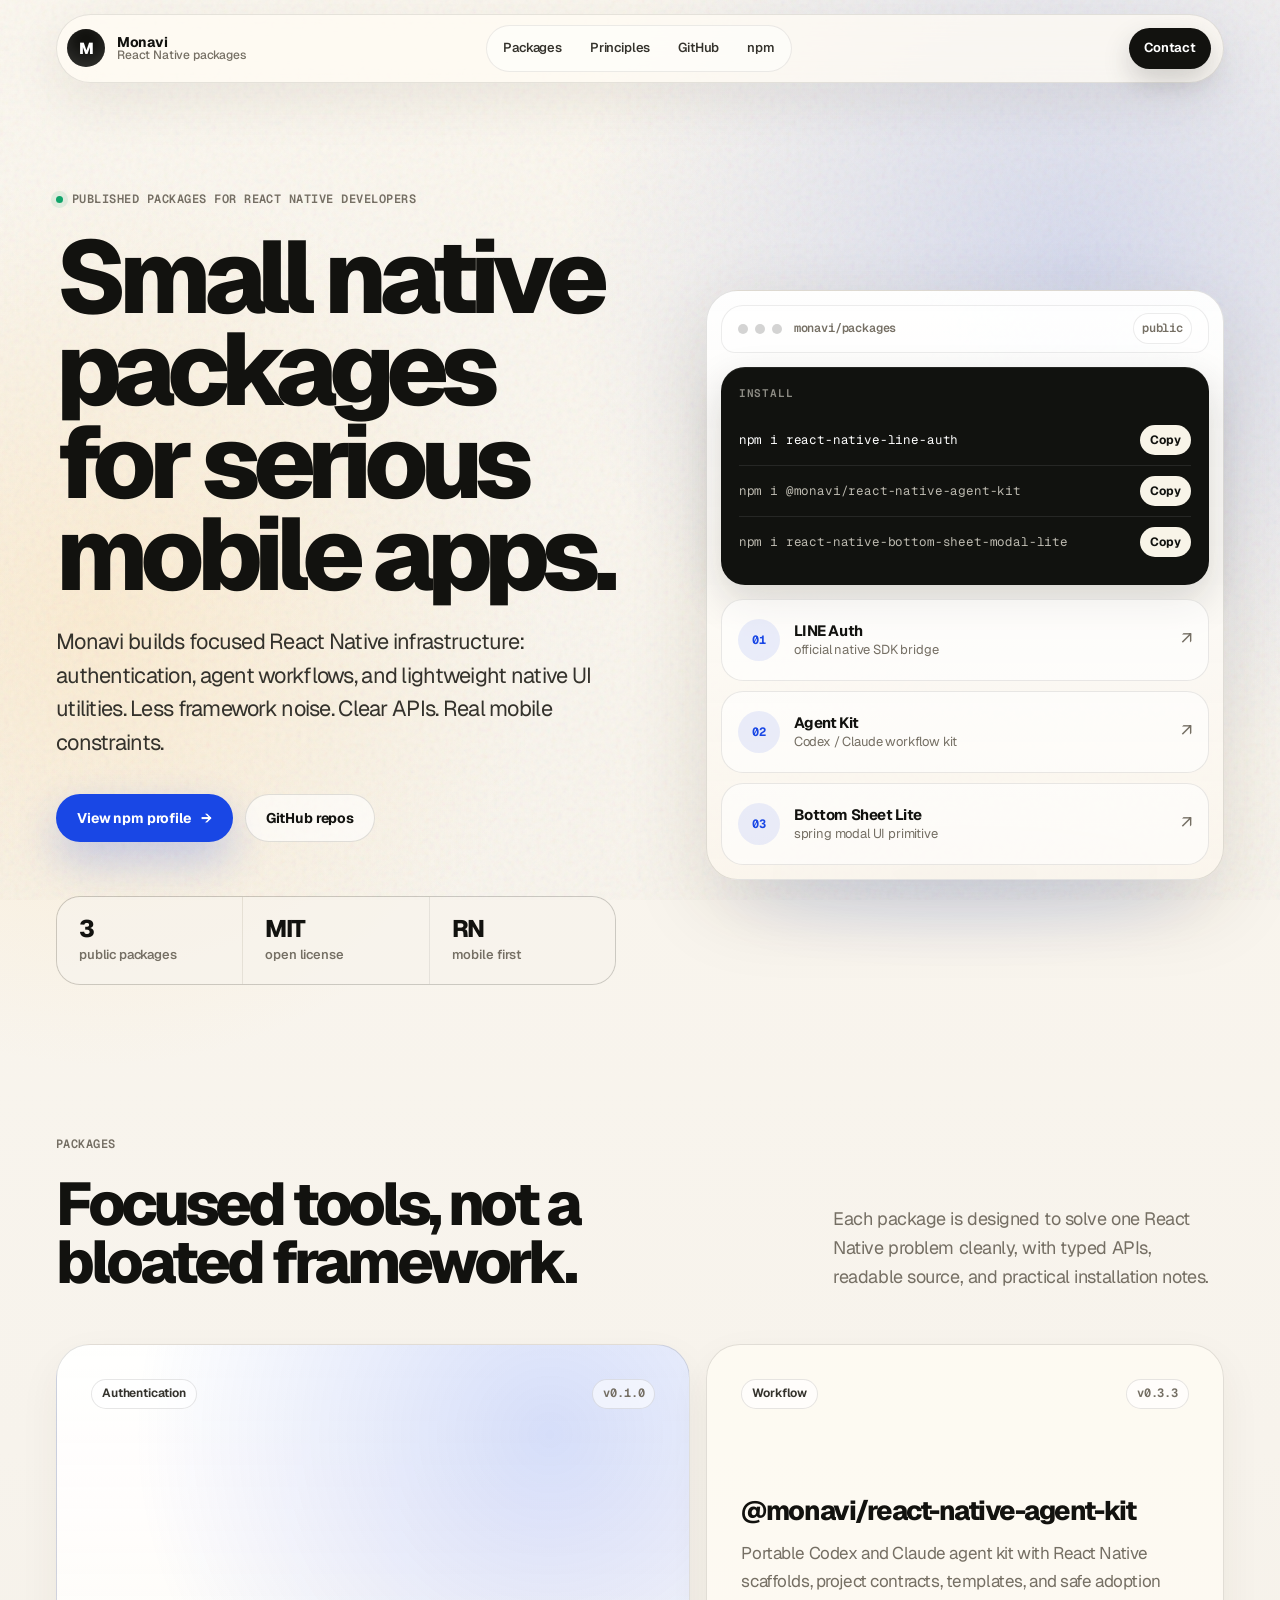
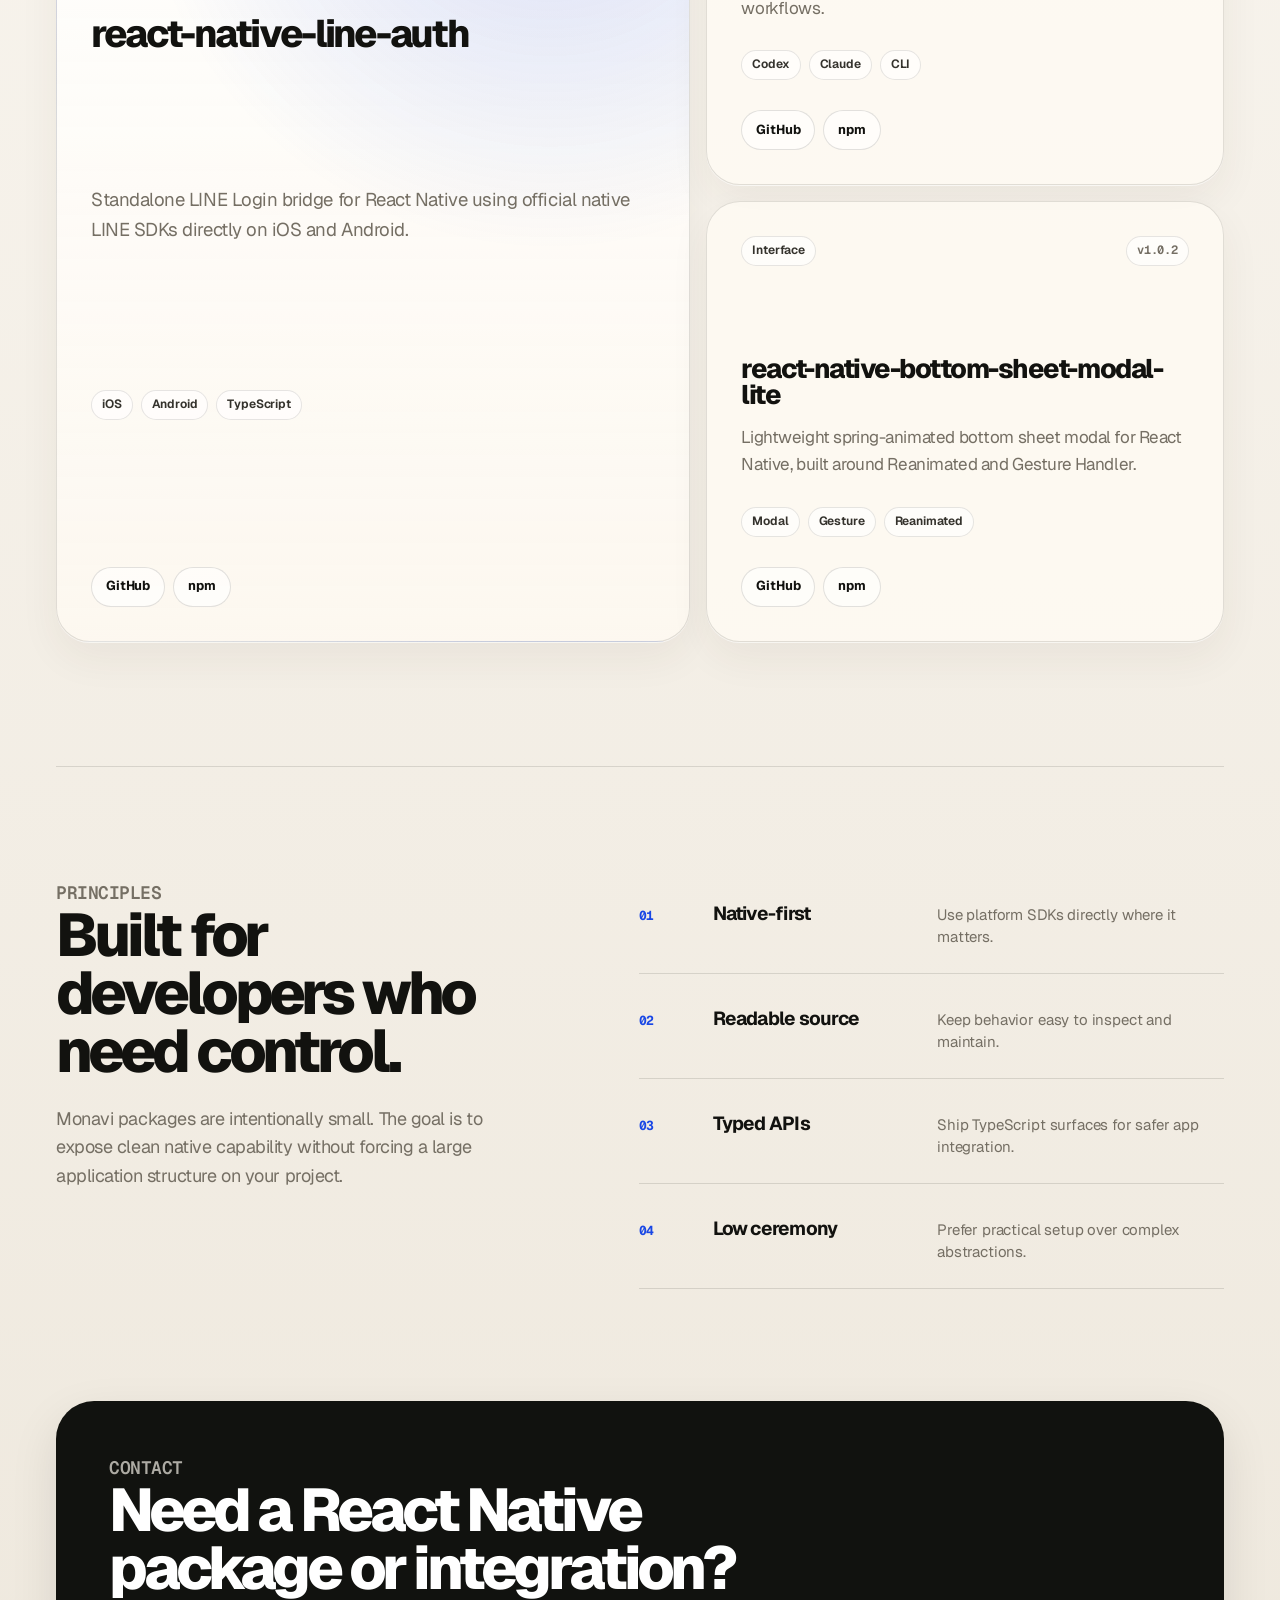
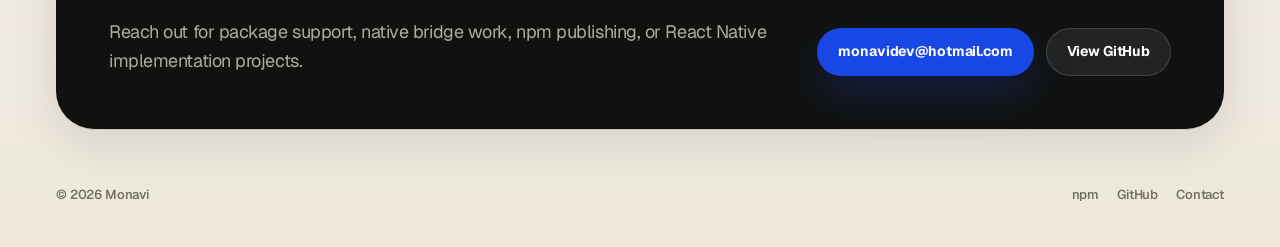
<file: index.html>
<!doctype html>
<html lang="en">
  <head>
    <meta charset="utf-8" />
    <meta name="viewport" content="width=device-width, initial-scale=1" />
    <title>Monavi — React Native Packages</title>
    <meta
      name="description"
      content="Monavi builds focused React Native packages for mobile apps: LINE authentication, agent workflows, and lightweight native UI."
    />
    <meta name="theme-color" content="#f7f3ec" />
    <meta property="og:title" content="Monavi — React Native Packages" />
    <meta
      property="og:description"
      content="Focused React Native packages by Monavi. Published on npm, developed on GitHub."
    />
    <meta property="og:type" content="website" />
    <meta property="og:url" content="https://monavidev.github.io/" />
    <link rel="icon" href="assets/monavi-mark.svg" type="image/svg+xml" />
    <link rel="preconnect" href="https://fonts.googleapis.com" />
    <link rel="preconnect" href="https://fonts.gstatic.com" crossorigin />
    <link
      href="https://fonts.googleapis.com/css2?family=Geist:wght@400;450;500;600;700;800&family=Geist+Mono:wght@450;500;600&display=swap"
      rel="stylesheet"
    />
    <link rel="stylesheet" href="styles.css" />
  </head>
  <body>
    <div class="page-noise" aria-hidden="true"></div>

    <header class="site-header" data-elevate>
      <a class="brand" href="#top" aria-label="Monavi home">
        <span class="brand-mark" aria-hidden="true">M</span>
        <span class="brand-copy">
          <span class="brand-name">Monavi</span>
          <span class="brand-subtitle">React Native packages</span>
        </span>
      </a>

      <nav class="nav-links" aria-label="Primary navigation">
        <a href="#packages">Packages</a>
        <a href="#principles">Principles</a>
        <a href="https://github.com/monavidev">GitHub</a>
        <a href="https://www.npmjs.com/~monavi">npm</a>
      </nav>

      <a class="header-cta" href="mailto:monavidev@hotmail.com">Contact</a>
    </header>

    <main id="top">
      <section class="hero section-shell">
        <div class="hero-copy">
          <p class="eyebrow">
            <span class="status-dot"></span>
            Published packages for React Native developers
          </p>
          <h1>Small native packages for serious mobile apps.</h1>
          <p class="hero-lede">
            Monavi builds focused React Native infrastructure: authentication,
            agent workflows, and lightweight native UI utilities. Less framework
            noise. Clear APIs. Real mobile constraints.
          </p>

          <div class="hero-actions" aria-label="Primary actions">
            <a class="button button-primary" href="https://www.npmjs.com/~monavi">
              View npm profile
              <span aria-hidden="true">→</span>
            </a>
            <a class="button button-secondary" href="https://github.com/monavidev">
              GitHub repos
            </a>
          </div>

          <dl class="hero-metrics" aria-label="Project metrics">
            <div>
              <dt>3</dt>
              <dd>public packages</dd>
            </div>
            <div>
              <dt>MIT</dt>
              <dd>open license</dd>
            </div>
            <div>
              <dt>RN</dt>
              <dd>mobile first</dd>
            </div>
          </dl>
        </div>

        <aside class="hero-panel" aria-label="Monavi package preview">
          <div class="panel-toolbar">
            <span class="traffic-lights" aria-hidden="true">
              <span></span><span></span><span></span>
            </span>
            <span class="toolbar-title">monavi/packages</span>
            <span class="toolbar-pill">public</span>
          </div>

          <div class="terminal-card">
            <p class="terminal-label">Install</p>
            <div class="command-row">
              <code>npm i react-native-line-auth</code>
              <button type="button" data-copy="npm i react-native-line-auth">Copy</button>
            </div>
            <div class="command-row muted-command">
              <code>npm i @monavi/react-native-agent-kit</code>
              <button type="button" data-copy="npm i @monavi/react-native-agent-kit">Copy</button>
            </div>
            <div class="command-row muted-command">
              <code>npm i react-native-bottom-sheet-modal-lite</code>
              <button type="button" data-copy="npm i react-native-bottom-sheet-modal-lite">Copy</button>
            </div>
          </div>

          <div class="release-list">
            <a class="release-row" href="https://github.com/monavidev/react-native-line-auth">
              <span class="release-index">01</span>
              <span>
                <strong>LINE Auth</strong>
                <small>official native SDK bridge</small>
              </span>
              <span class="row-arrow" aria-hidden="true">↗</span>
            </a>
            <a class="release-row" href="https://github.com/monavidev/react-native-agent-kit">
              <span class="release-index">02</span>
              <span>
                <strong>Agent Kit</strong>
                <small>Codex / Claude workflow kit</small>
              </span>
              <span class="row-arrow" aria-hidden="true">↗</span>
            </a>
            <a class="release-row" href="https://github.com/monavidev/react-native-bottom-sheet-modal-lite">
              <span class="release-index">03</span>
              <span>
                <strong>Bottom Sheet Lite</strong>
                <small>spring modal UI primitive</small>
              </span>
              <span class="row-arrow" aria-hidden="true">↗</span>
            </a>
          </div>
        </aside>
      </section>

      <section class="section-shell section-intro" id="packages">
        <div>
          <p class="section-kicker">Packages</p>
          <h2>Focused tools, not a bloated framework.</h2>
        </div>
        <p>
          Each package is designed to solve one React Native problem cleanly,
          with typed APIs, readable source, and practical installation notes.
        </p>
      </section>

      <section class="package-grid section-shell" aria-label="Monavi packages">
        <article class="package-card package-featured">
          <div class="package-topline">
            <span class="package-badge">Authentication</span>
            <span class="package-version">v0.1.0</span>
          </div>
          <h3>react-native-line-auth</h3>
          <p>
            Standalone LINE Login bridge for React Native using official native
            LINE SDKs directly on iOS and Android.
          </p>
          <div class="package-meta">
            <span>iOS</span>
            <span>Android</span>
            <span>TypeScript</span>
          </div>
          <div class="package-actions">
            <a href="https://github.com/monavidev/react-native-line-auth">GitHub</a>
            <a href="https://www.npmjs.com/package/react-native-line-auth">npm</a>
          </div>
        </article>

        <article class="package-card">
          <div class="package-topline">
            <span class="package-badge">Workflow</span>
            <span class="package-version">v0.3.3</span>
          </div>
          <h3>@monavi/react-native-agent-kit</h3>
          <p>
            Portable Codex and Claude agent kit with React Native scaffolds,
            project contracts, templates, and safe adoption workflows.
          </p>
          <div class="package-meta">
            <span>Codex</span>
            <span>Claude</span>
            <span>CLI</span>
          </div>
          <div class="package-actions">
            <a href="https://github.com/monavidev/react-native-agent-kit">GitHub</a>
            <a href="https://www.npmjs.com/package/@monavi/react-native-agent-kit">npm</a>
          </div>
        </article>

        <article class="package-card">
          <div class="package-topline">
            <span class="package-badge">Interface</span>
            <span class="package-version">v1.0.2</span>
          </div>
          <h3>react-native-bottom-sheet-modal-lite</h3>
          <p>
            Lightweight spring-animated bottom sheet modal for React Native,
            built around Reanimated and Gesture Handler.
          </p>
          <div class="package-meta">
            <span>Modal</span>
            <span>Gesture</span>
            <span>Reanimated</span>
          </div>
          <div class="package-actions">
            <a href="https://github.com/monavidev/react-native-bottom-sheet-modal-lite">GitHub</a>
            <a href="https://www.npmjs.com/package/react-native-bottom-sheet-modal-lite">npm</a>
          </div>
        </article>
      </section>

      <section class="principles section-shell" id="principles">
        <div class="principles-copy">
          <p class="section-kicker">Principles</p>
          <h2>Built for developers who need control.</h2>
          <p>
            Monavi packages are intentionally small. The goal is to expose clean
            native capability without forcing a large application structure on
            your project.
          </p>
        </div>
        <div class="principle-list">
          <div>
            <span>01</span>
            <strong>Native-first</strong>
            <p>Use platform SDKs directly where it matters.</p>
          </div>
          <div>
            <span>02</span>
            <strong>Readable source</strong>
            <p>Keep behavior easy to inspect and maintain.</p>
          </div>
          <div>
            <span>03</span>
            <strong>Typed APIs</strong>
            <p>Ship TypeScript surfaces for safer app integration.</p>
          </div>
          <div>
            <span>04</span>
            <strong>Low ceremony</strong>
            <p>Prefer practical setup over complex abstractions.</p>
          </div>
        </div>
      </section>

      <section class="contact-card section-shell" id="contact">
        <div>
          <p class="section-kicker">Contact</p>
          <h2>Need a React Native package or integration?</h2>
          <p>
            Reach out for package support, native bridge work, npm publishing,
            or React Native implementation projects.
          </p>
        </div>
        <div class="contact-actions">
          <a class="button button-primary" href="mailto:monavidev@hotmail.com">
            monavidev@hotmail.com
          </a>
          <a class="button button-secondary" href="https://github.com/monavidev">
            View GitHub
          </a>
        </div>
      </section>
    </main>

    
    <footer class="site-footer section-shell">
      <span>© <span id="year"></span> Monavi</span>
      <span class="footer-links">
        <a href="https://www.npmjs.com/~monavi">npm</a>
        <a href="https://github.com/monavidev">GitHub</a>
        <a href="mailto:monavidev@hotmail.com">Contact</a>
      </span>
    </footer>

    <script src="script.js"></script>
  </body>
</html>
</file>
<file: styles.css>
:root {
  --canvas: #f7f3ec;
  --canvas-2: #efe8dd;
  --ink: #12120f;
  --ink-soft: #34322c;
  --muted: #756f64;
  --line: rgba(18, 18, 15, 0.12);
  --line-strong: rgba(18, 18, 15, 0.2);
  --panel: rgba(255, 252, 246, 0.82);
  --panel-solid: #fffaf2;
  --accent: #1947e5;
  --accent-ink: #ffffff;
  --shadow-soft: 0 26px 80px rgba(56, 44, 26, 0.13);
  --shadow-hard: 0 1px 0 rgba(18, 18, 15, 0.08), 0 18px 48px rgba(18, 18, 15, 0.1);
  --radius-xs: 10px;
  --radius-sm: 16px;
  --radius-md: 24px;
  --radius-lg: 34px;
  --container: 1168px;
  --gutter: 24px;
  --font-sans: "Geist", ui-sans-serif, system-ui, -apple-system, BlinkMacSystemFont, "Segoe UI", sans-serif;
  --font-mono: "Geist Mono", ui-monospace, SFMono-Regular, Menlo, Monaco, Consolas, monospace;
}

* {
  box-sizing: border-box;
}

html {
  scroll-behavior: smooth;
}

body {
  margin: 0;
  font-family: var(--font-sans);
  color: var(--ink);
  background:
    radial-gradient(circle at 84% 8%, rgba(25, 71, 229, 0.16), transparent 32rem),
    radial-gradient(circle at 8% 18%, rgba(255, 191, 87, 0.18), transparent 28rem),
    linear-gradient(180deg, #fbf7ef 0%, var(--canvas) 42%, #eee8dd 100%);
  font-size: 16px;
  line-height: 1.6;
  letter-spacing: -0.01em;
  min-height: 100vh;
  text-rendering: optimizeLegibility;
  -webkit-font-smoothing: antialiased;
}

body::selection {
  color: #fff;
  background: var(--accent);
}

a {
  color: inherit;
  text-decoration: none;
}

button,
a {
  -webkit-tap-highlight-color: transparent;
}

.page-noise {
  pointer-events: none;
  position: fixed;
  inset: 0;
  z-index: -1;
  opacity: 0.45;
  background-image: url("data:image/svg+xml,%3Csvg viewBox='0 0 260 260' xmlns='http://www.w3.org/2000/svg'%3E%3Cfilter id='n'%3E%3CfeTurbulence type='fractalNoise' baseFrequency='.65' numOctaves='3' stitchTiles='stitch'/%3E%3C/filter%3E%3Crect width='100%25' height='100%25' filter='url(%23n)' opacity='.18'/%3E%3C/svg%3E");
  mix-blend-mode: multiply;
}

.section-shell {
  width: min(calc(100% - var(--gutter) * 2), var(--container));
  margin: 0 auto;
}

.site-header {
  position: sticky;
  top: 14px;
  z-index: 20;
  width: min(calc(100% - var(--gutter) * 2), var(--container));
  margin: 14px auto 0;
  display: grid;
  grid-template-columns: 1fr auto 1fr;
  align-items: center;
  gap: 18px;
  padding: 10px 12px 10px 10px;
  background: rgba(255, 251, 244, 0.76);
  border: 1px solid rgba(18, 18, 15, 0.1);
  border-radius: 999px;
  backdrop-filter: blur(18px);
  box-shadow: 0 18px 54px rgba(52, 40, 22, 0.08);
}

.brand {
  display: inline-flex;
  align-items: center;
  gap: 12px;
  min-width: 0;
}

.brand-mark {
  display: grid;
  place-items: center;
  width: 38px;
  height: 38px;
  border-radius: 50%;
  color: #fff;
  background: var(--ink);
  font-weight: 800;
  letter-spacing: -0.08em;
  box-shadow: inset 0 -8px 16px rgba(255, 255, 255, 0.12);
}

.brand-copy {
  display: grid;
  gap: 0;
  line-height: 1.05;
}

.brand-name {
  font-size: 14px;
  font-weight: 720;
  letter-spacing: -0.02em;
}

.brand-subtitle {
  color: var(--muted);
  font-size: 12px;
  font-weight: 500;
}

.nav-links {
  display: inline-flex;
  align-items: center;
  gap: 4px;
  padding: 4px;
  border: 1px solid rgba(18, 18, 15, 0.08);
  border-radius: 999px;
  background: rgba(255, 255, 255, 0.42);
}

.nav-links a {
  color: var(--ink-soft);
  padding: 8px 12px;
  border-radius: 999px;
  font-size: 13px;
  font-weight: 560;
  transition: background 180ms ease, color 180ms ease;
}

.nav-links a:hover {
  color: var(--ink);
  background: #fff;
}

.header-cta {
  justify-self: end;
  padding: 10px 15px;
  color: #fff;
  background: var(--ink);
  border-radius: 999px;
  font-size: 13px;
  font-weight: 650;
  box-shadow: 0 12px 28px rgba(18, 18, 15, 0.18);
}

.hero {
  min-height: calc(100vh - 86px);
  display: grid;
  grid-template-columns: minmax(0, 1.05fr) minmax(420px, 0.95fr);
  align-items: center;
  gap: clamp(34px, 6vw, 86px);
  padding: clamp(58px, 8vw, 108px) 0 clamp(64px, 9vw, 118px);
}

.eyebrow,
.section-kicker {
  display: inline-flex;
  align-items: center;
  gap: 9px;
  margin: 0 0 22px;
  color: var(--muted);
  font-family: var(--font-mono);
  font-size: 12px;
  font-weight: 600;
  letter-spacing: 0.04em;
  text-transform: uppercase;
}

.status-dot {
  width: 7px;
  height: 7px;
  border-radius: 50%;
  background: #11a46a;
  box-shadow: 0 0 0 5px rgba(17, 164, 106, 0.1);
}

h1,
h2,
h3,
p {
  margin-top: 0;
}

h1 {
  margin-bottom: 25px;
  max-width: 770px;
  font-size: clamp(4rem, 8vw, 7.55rem);
  line-height: 0.9;
  letter-spacing: -0.075em;
  font-weight: 800;
}

.hero-lede {
  max-width: 630px;
  margin-bottom: 34px;
  color: var(--ink-soft);
  font-size: clamp(1.12rem, 1.7vw, 1.36rem);
  line-height: 1.55;
  letter-spacing: -0.033em;
}

.hero-actions,
.contact-actions {
  display: flex;
  align-items: center;
  flex-wrap: wrap;
  gap: 12px;
}

.button {
  display: inline-flex;
  min-height: 48px;
  align-items: center;
  justify-content: center;
  gap: 10px;
  padding: 0 20px;
  border: 1px solid transparent;
  border-radius: 999px;
  font-size: 14px;
  font-weight: 700;
  letter-spacing: -0.01em;
  transition: transform 180ms ease, box-shadow 180ms ease, border-color 180ms ease, background 180ms ease;
}

.button:hover {
  transform: translateY(-1px);
}

.button-primary {
  color: var(--accent-ink);
  background: var(--accent);
  box-shadow: 0 18px 44px rgba(25, 71, 229, 0.24);
}

.button-primary:hover {
  box-shadow: 0 22px 52px rgba(25, 71, 229, 0.28);
}

.button-secondary {
  color: var(--ink);
  background: rgba(255, 255, 255, 0.62);
  border-color: rgba(18, 18, 15, 0.12);
}

.button-secondary:hover {
  background: #fff;
  border-color: rgba(18, 18, 15, 0.2);
}

.hero-metrics {
  display: grid;
  grid-template-columns: repeat(3, minmax(0, 1fr));
  gap: 1px;
  max-width: 560px;
  margin: 54px 0 0;
  padding: 0;
  overflow: hidden;
  border: 1px solid var(--line);
  border-radius: var(--radius-md);
  background: rgba(18, 18, 15, 0.08);
}

.hero-metrics div {
  padding: 20px 22px 18px;
  background: rgba(255, 251, 244, 0.7);
}

.hero-metrics dt {
  margin-bottom: 4px;
  font-size: 24px;
  font-weight: 780;
  line-height: 1;
  letter-spacing: -0.05em;
}

.hero-metrics dd {
  margin: 0;
  color: var(--muted);
  font-size: 13px;
  font-weight: 560;
}

.hero-panel {
  position: relative;
  padding: 14px;
  border: 1px solid rgba(18, 18, 15, 0.12);
  border-radius: 32px;
  background:
    linear-gradient(180deg, rgba(255, 255, 255, 0.82), rgba(249, 243, 232, 0.76)),
    rgba(255, 255, 255, 0.7);
  box-shadow: var(--shadow-soft);
}

.hero-panel::before {
  content: "";
  position: absolute;
  inset: auto 32px -24px;
  height: 58px;
  border-radius: 50%;
  background: rgba(25, 71, 229, 0.19);
  filter: blur(36px);
  z-index: -1;
}

.panel-toolbar {
  display: flex;
  align-items: center;
  gap: 12px;
  min-height: 48px;
  padding: 0 16px;
  color: var(--muted);
  border: 1px solid rgba(18, 18, 15, 0.08);
  border-radius: 22px 22px 14px 14px;
  background: rgba(255, 255, 255, 0.55);
  font-family: var(--font-mono);
  font-size: 12px;
  font-weight: 600;
}

.traffic-lights {
  display: inline-flex;
  gap: 7px;
}

.traffic-lights span {
  width: 10px;
  height: 10px;
  border-radius: 50%;
  background: rgba(18, 18, 15, 0.18);
}

.toolbar-title {
  min-width: 0;
  flex: 1;
  overflow: hidden;
  text-overflow: ellipsis;
  white-space: nowrap;
}

.toolbar-pill {
  padding: 5px 8px;
  border: 1px solid rgba(18, 18, 15, 0.08);
  border-radius: 999px;
  background: rgba(255, 255, 255, 0.8);
}

.terminal-card {
  margin: 14px 0;
  padding: 18px;
  border-radius: 24px;
  background: #11120f;
  color: #f8f4e8;
  box-shadow: inset 0 1px 0 rgba(255, 255, 255, 0.08), 0 16px 40px rgba(18, 18, 15, 0.16);
}

.terminal-label {
  margin-bottom: 13px;
  color: rgba(248, 244, 232, 0.54);
  font-family: var(--font-mono);
  font-size: 11px;
  font-weight: 600;
  letter-spacing: 0.08em;
  text-transform: uppercase;
}

.command-row {
  display: grid;
  grid-template-columns: minmax(0, 1fr) auto;
  align-items: center;
  gap: 12px;
  padding: 10px 0;
  border-top: 1px solid rgba(255, 255, 255, 0.09);
}

.command-row:first-of-type {
  border-top: 0;
}

.command-row code {
  min-width: 0;
  overflow: hidden;
  text-overflow: ellipsis;
  color: #fff;
  font-family: var(--font-mono);
  font-size: 12.5px;
  white-space: nowrap;
}

.muted-command code {
  color: rgba(248, 244, 232, 0.74);
}

.command-row button {
  cursor: pointer;
  padding: 7px 10px;
  color: #11120f;
  background: #f8f4e8;
  border: 0;
  border-radius: 999px;
  font-family: var(--font-sans);
  font-size: 12px;
  font-weight: 700;
}

.release-list {
  display: grid;
  gap: 10px;
}

.release-row {
  display: grid;
  grid-template-columns: auto minmax(0, 1fr) auto;
  align-items: center;
  gap: 14px;
  min-height: 82px;
  padding: 15px 16px;
  border: 1px solid rgba(18, 18, 15, 0.09);
  border-radius: 22px;
  background: rgba(255, 255, 255, 0.58);
  transition: transform 180ms ease, border-color 180ms ease, background 180ms ease;
}

.release-row:hover {
  transform: translateY(-2px);
  border-color: rgba(25, 71, 229, 0.28);
  background: rgba(255, 255, 255, 0.86);
}

.release-index {
  display: grid;
  place-items: center;
  width: 42px;
  height: 42px;
  border-radius: 50%;
  color: var(--accent);
  background: rgba(25, 71, 229, 0.09);
  font-family: var(--font-mono);
  font-size: 12px;
  font-weight: 700;
}

.release-row strong {
  display: block;
  margin-bottom: 1px;
  font-size: 15px;
  line-height: 1.25;
  letter-spacing: -0.03em;
}

.release-row small {
  display: block;
  color: var(--muted);
  font-size: 13px;
  line-height: 1.35;
}

.row-arrow {
  color: var(--muted);
  font-size: 18px;
}

.section-intro {
  display: grid;
  grid-template-columns: minmax(0, 0.95fr) minmax(280px, 0.55fr);
  gap: clamp(34px, 8vw, 128px);
  padding: 30px 0 26px;
  align-items: end;
}

.section-intro h2,
.principles h2,
.contact-card h2 {
  margin-bottom: 0;
  max-width: 760px;
  font-size: clamp(2.55rem, 4.7vw, 5.1rem);
  line-height: 0.96;
  letter-spacing: -0.065em;
  font-weight: 800;
}

.section-intro p:not(.section-kicker),
.principles-copy p,
.contact-card p {
  margin-bottom: 0;
  color: var(--muted);
  font-size: 18px;
  line-height: 1.6;
  letter-spacing: -0.025em;
}

.package-grid {
  display: grid;
  grid-template-columns: 1.14fr 0.93fr;
  gap: 16px;
  padding: 26px 0 clamp(74px, 10vw, 124px);
}

.package-card {
  display: flex;
  min-height: 340px;
  flex-direction: column;
  justify-content: space-between;
  padding: clamp(24px, 3vw, 34px);
  border: 1px solid rgba(18, 18, 15, 0.12);
  border-radius: var(--radius-lg);
  background: rgba(255, 251, 244, 0.78);
  box-shadow: 0 1px 0 rgba(255, 255, 255, 0.6), 0 16px 42px rgba(72, 54, 26, 0.06);
}

.package-featured {
  grid-row: span 2;
  min-height: 696px;
  background:
    radial-gradient(circle at 78% 10%, rgba(25, 71, 229, 0.18), transparent 26rem),
    linear-gradient(180deg, rgba(255, 255, 255, 0.94), rgba(255, 250, 242, 0.78));
}

.package-topline,
.package-meta,
.package-actions {
  display: flex;
  align-items: center;
  flex-wrap: wrap;
  gap: 8px;
}

.package-topline {
  justify-content: space-between;
  gap: 14px;
  margin-bottom: clamp(46px, 7vw, 104px);
}

.package-badge,
.package-version,
.package-meta span {
  display: inline-flex;
  align-items: center;
  min-height: 30px;
  padding: 0 10px;
  color: var(--ink-soft);
  border: 1px solid rgba(18, 18, 15, 0.1);
  border-radius: 999px;
  background: rgba(255, 255, 255, 0.58);
  font-size: 12px;
  font-weight: 650;
}

.package-version {
  color: var(--muted);
  font-family: var(--font-mono);
}

.package-card h3 {
  margin-bottom: 16px;
  font-size: clamp(1.7rem, 3vw, 3.55rem);
  line-height: 0.98;
  letter-spacing: -0.06em;
  font-weight: 780;
}

.package-card:not(.package-featured) h3 {
  font-size: clamp(1.56rem, 2.1vw, 2.24rem);
  letter-spacing: -0.055em;
}

.package-card p {
  max-width: 560px;
  margin-bottom: 26px;
  color: var(--muted);
  font-size: 17px;
  line-height: 1.6;
  letter-spacing: -0.025em;
}

.package-featured p {
  font-size: clamp(1.05rem, 1.45vw, 1.25rem);
}

.package-meta {
  margin-top: 2px;
}

.package-actions {
  margin-top: 30px;
}

.package-actions a {
  display: inline-flex;
  min-height: 40px;
  align-items: center;
  justify-content: center;
  padding: 0 14px;
  border: 1px solid rgba(18, 18, 15, 0.12);
  border-radius: 999px;
  background: rgba(255, 255, 255, 0.62);
  font-size: 13px;
  font-weight: 720;
  transition: background 180ms ease, transform 180ms ease;
}

.package-actions a:hover {
  transform: translateY(-1px);
  background: #fff;
}

.principles {
  display: grid;
  grid-template-columns: minmax(0, 0.82fr) minmax(360px, 1fr);
  gap: clamp(34px, 8vw, 116px);
  padding: clamp(68px, 10vw, 112px) 0;
  border-top: 1px solid var(--line);
}

.principles-copy {
  align-self: start;
  position: sticky;
  top: 110px;
}

.principles-copy h2 {
  margin-bottom: 24px;
}

.principle-list {
  display: grid;
  gap: 10px;
}

.principle-list div {
  display: grid;
  grid-template-columns: 56px minmax(0, 0.72fr) minmax(160px, 1fr);
  align-items: baseline;
  gap: 18px;
  padding: 24px 0;
  border-bottom: 1px solid var(--line);
}

.principle-list span {
  color: var(--accent);
  font-family: var(--font-mono);
  font-size: 13px;
  font-weight: 700;
}

.principle-list strong {
  font-size: 19px;
  line-height: 1.2;
  letter-spacing: -0.04em;
}

.principle-list p {
  margin: 0;
  color: var(--muted);
  font-size: 15px;
  line-height: 1.5;
}

.contact-card {
  display: grid;
  grid-template-columns: minmax(0, 1fr) auto;
  gap: 34px;
  align-items: end;
  margin-bottom: 32px;
  padding: clamp(30px, 5vw, 52px);
  border: 1px solid rgba(18, 18, 15, 0.12);
  border-radius: 38px;
  background: #11120f;
  color: #fff;
  box-shadow: var(--shadow-hard);
}

.contact-card .section-kicker,
.contact-card p {
  color: rgba(255, 250, 242, 0.66);
}

.contact-card h2 {
  max-width: 790px;
  margin-bottom: 20px;
  color: #fff;
}

.contact-card .button-secondary {
  color: #fff;
  background: rgba(255, 255, 255, 0.08);
  border-color: rgba(255, 255, 255, 0.14);
}

.contact-card .button-secondary:hover {
  background: rgba(255, 255, 255, 0.13);
}

.site-footer {
  display: flex;
  align-items: center;
  justify-content: space-between;
  gap: 24px;
  padding: 24px 0 42px;
  color: var(--muted);
  font-size: 13px;
  font-weight: 560;
}

.footer-links {
  display: inline-flex;
  gap: 18px;
}

.footer-links a:hover {
  color: var(--ink);
}

@media (max-width: 980px) {
  :root {
    --gutter: 18px;
  }

  .site-header {
    grid-template-columns: 1fr auto;
  }

  .nav-links {
    display: none;
  }

  .hero,
  .section-intro,
  .principles,
  .contact-card {
    grid-template-columns: 1fr;
  }

  .hero {
    min-height: auto;
    padding-top: 74px;
  }

  .hero-panel {
    max-width: 640px;
  }

  .package-grid {
    grid-template-columns: 1fr;
  }

  .package-featured {
    min-height: 460px;
  }

  .principles-copy {
    position: static;
  }

  .principle-list div {
    grid-template-columns: 46px 1fr;
  }

  .principle-list p {
    grid-column: 2;
  }

  .contact-actions {
    justify-content: flex-start;
  }
}

@media (max-width: 640px) {
  :root {
    --gutter: 14px;
  }

  .site-header {
    top: 8px;
    margin-top: 8px;
    padding: 8px;
  }

  .brand-subtitle {
    display: none;
  }

  .header-cta {
    padding-inline: 13px;
  }

  h1 {
    font-size: clamp(3.3rem, 18vw, 5.6rem);
  }

  .hero {
    padding-top: 58px;
  }

  .hero-metrics {
    grid-template-columns: 1fr;
  }

  .hero-panel {
    padding: 10px;
    border-radius: 26px;
  }

  .panel-toolbar {
    border-radius: 18px 18px 12px 12px;
  }

  .command-row {
    grid-template-columns: 1fr;
    align-items: stretch;
  }

  .command-row code {
    white-space: normal;
    overflow-wrap: anywhere;
  }

  .command-row button {
    justify-self: start;
  }

  .release-row {
    grid-template-columns: auto minmax(0, 1fr);
  }

  .row-arrow {
    display: none;
  }

  .section-intro h2,
  .principles h2,
  .contact-card h2 {
    font-size: clamp(2.35rem, 12vw, 4.4rem);
  }

  .package-card,
  .contact-card {
    border-radius: 28px;
  }

  .contact-actions .button {
    width: 100%;
  }

  .site-footer {
    flex-direction: column;
    align-items: flex-start;
  }
}
</file>
